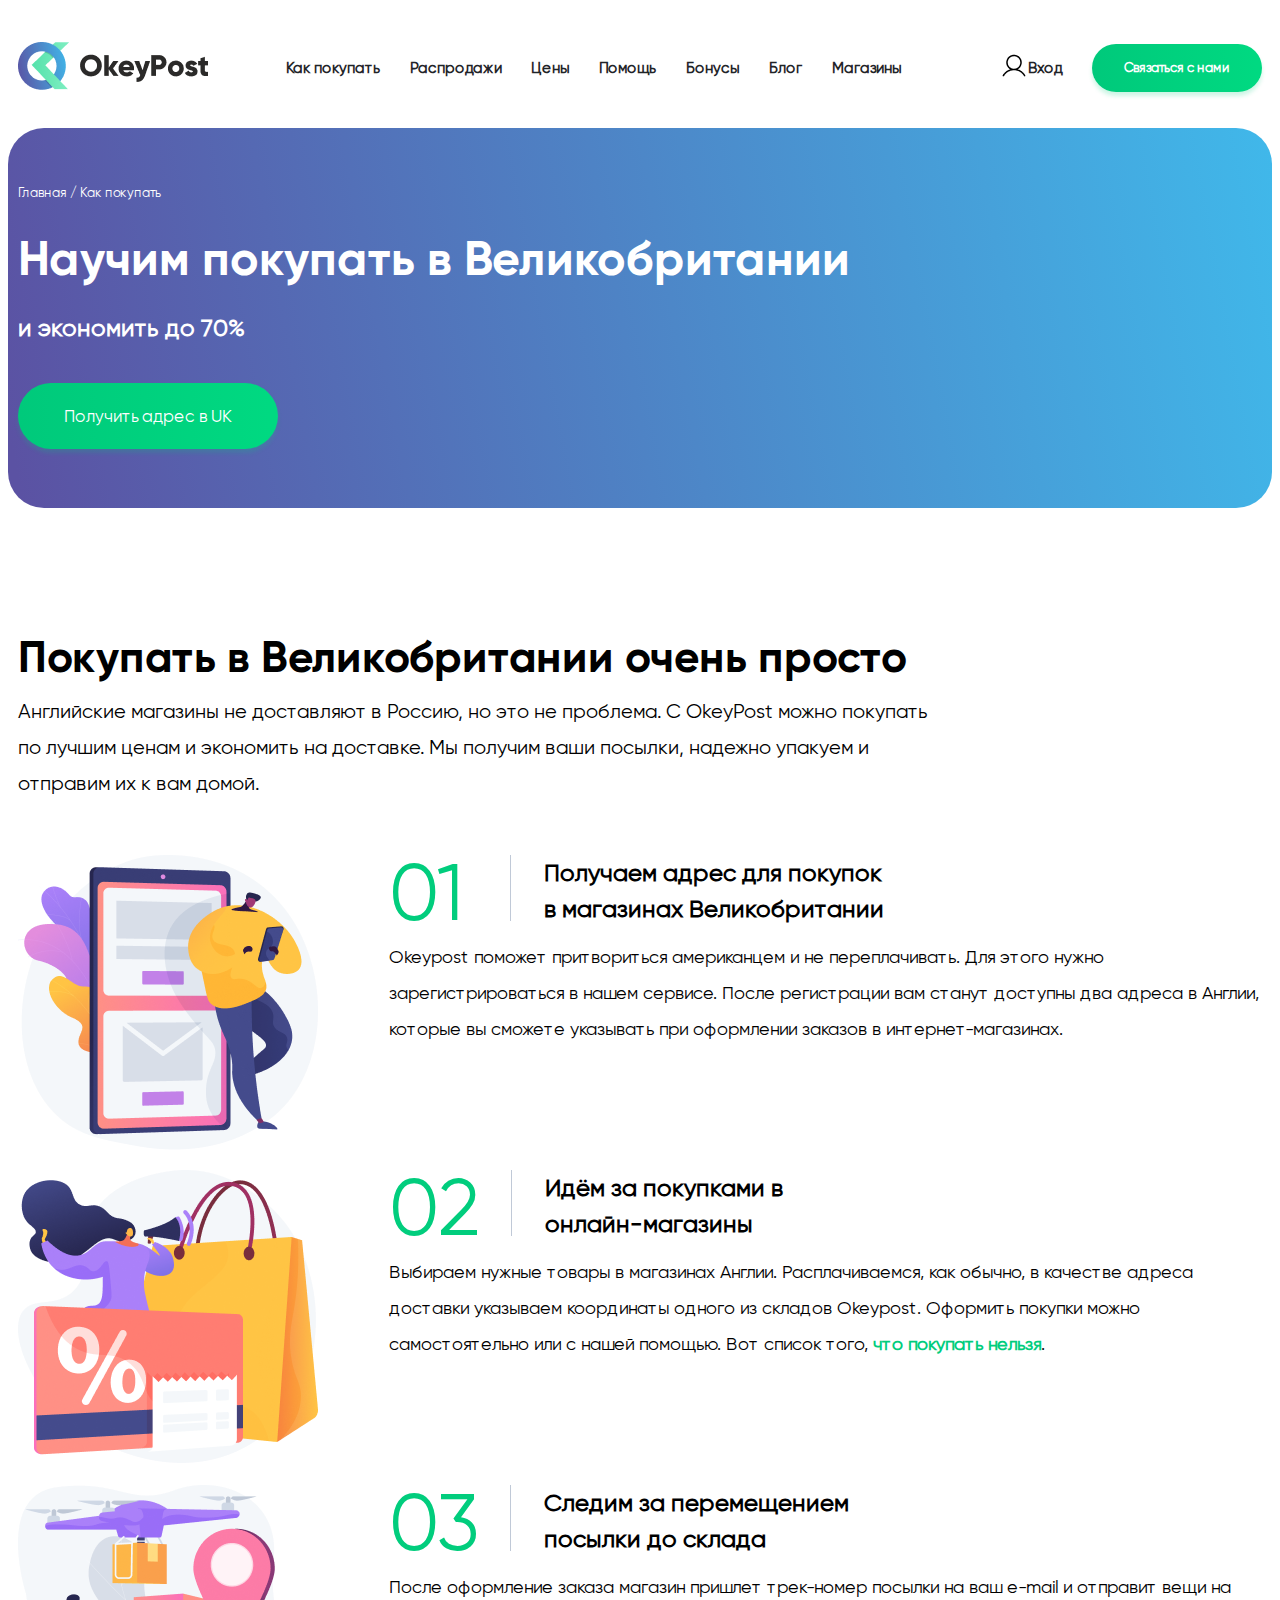
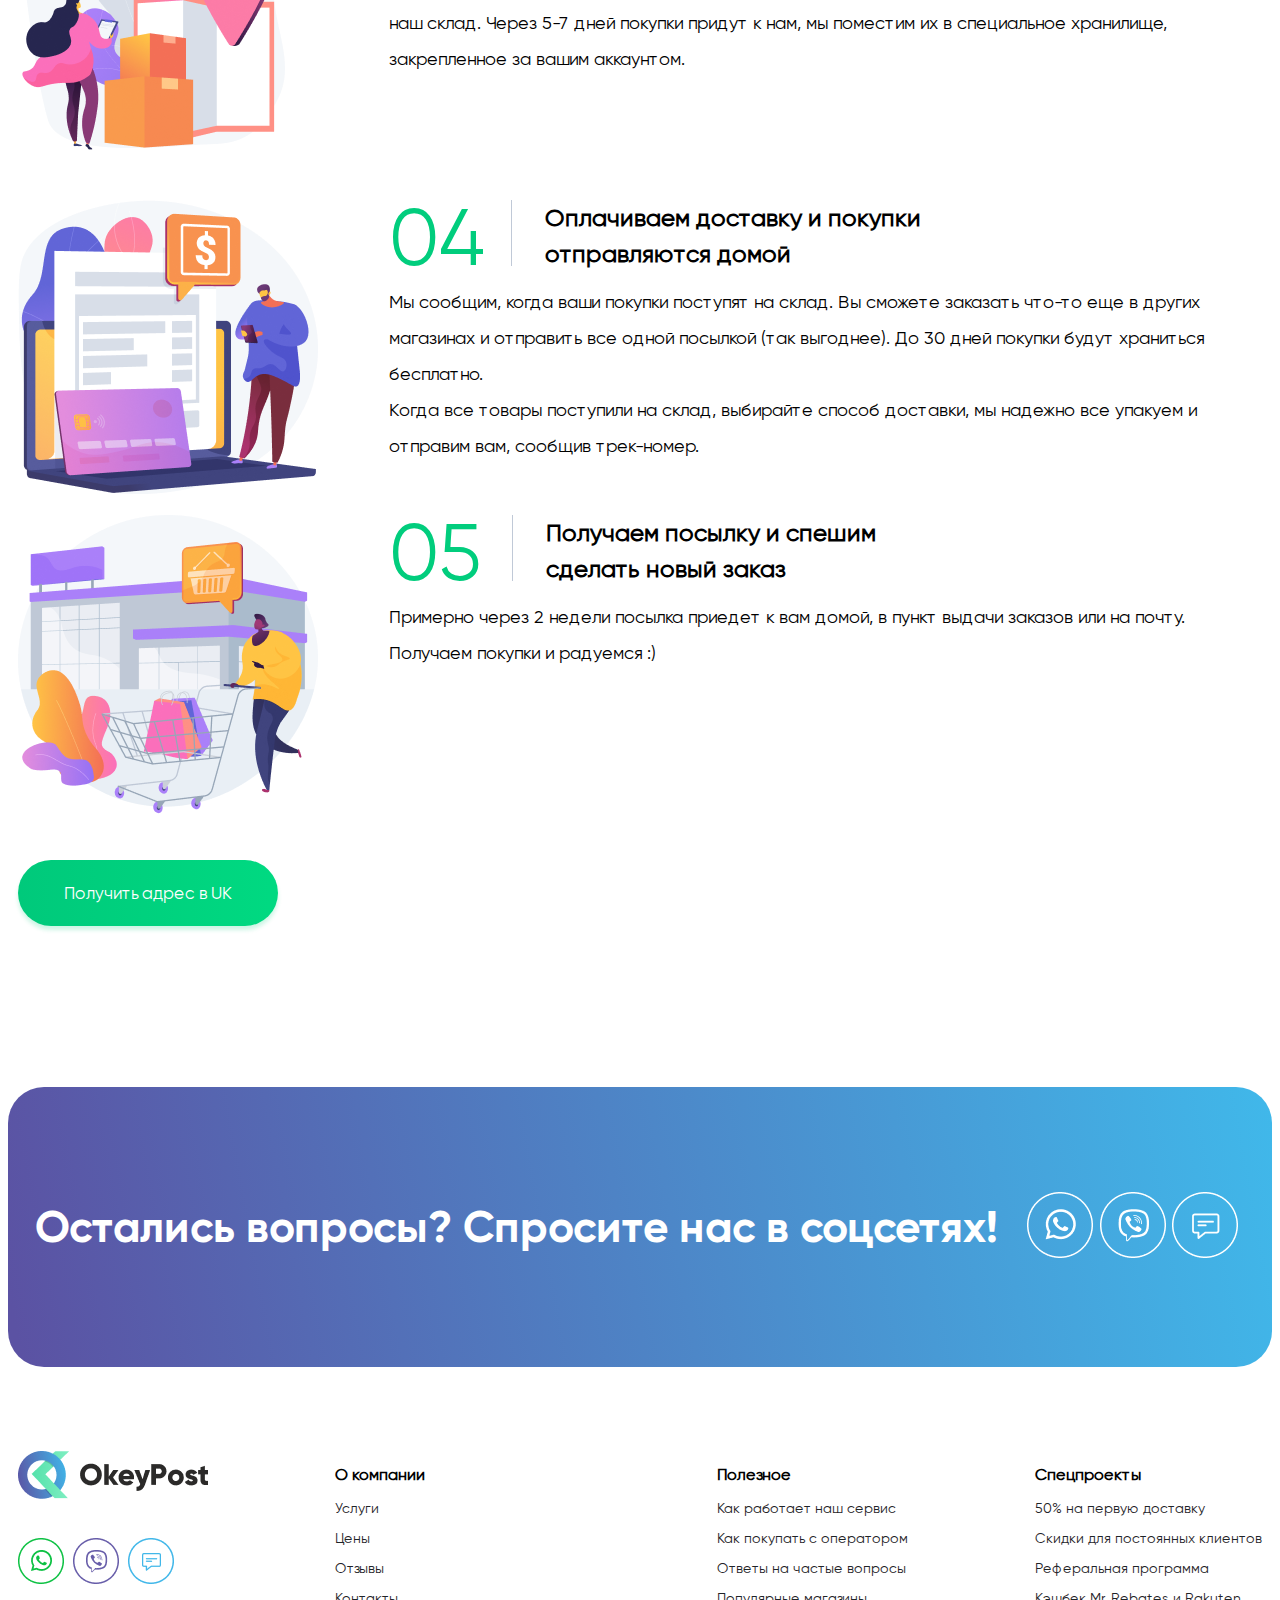
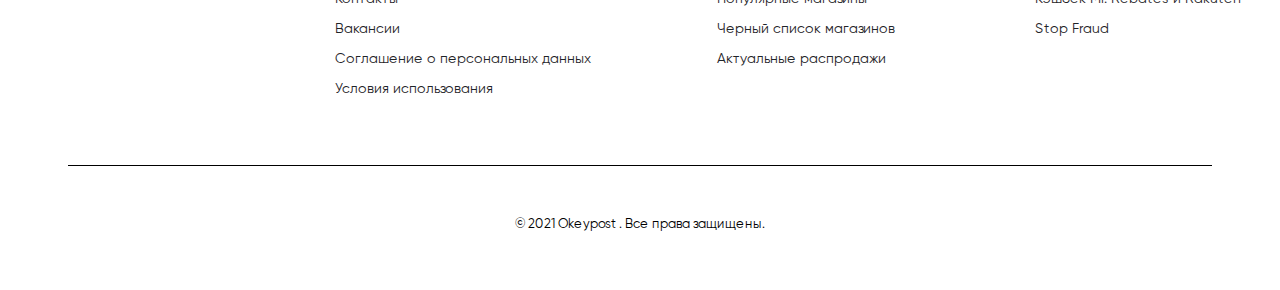
<file: buy.html>
<!DOCTYPE html>
<html lang="en">
<head>
    <meta charset="UTF-8">
    <meta http-equiv="X-UA-Compatible" content="IE=edge">
    <meta name="viewport" content="width=device-width, initial-scale=1.0">
    <link href="style02.css" rel="stylesheet" type="text/css" />
    <link rel="icon" href="pict02/icon.png" type="image/png">
    <title>02_Покупки</title>
</head>
<body>
<wrap>
    <header>
        <div><a href="index.html" title="На главную"><img src="pict01/OkeyPost.png"></a></div>
            <div class="spacer1"></div>
            <div class="menu" id="myTopnav">
                <a href="javascript:void(0);" class="icon" onclick="myFunction()">
                    <button>Меню</button>
                </a>
                <a href="buy.html" title="Как покупать"><p>Как покупать</p></a>
                <a href="sales.html" title="Распродажи"><p>Распродажи</p></a>
                <a href="###"><p>Цены</p></a>
                <a href="###"><p>Помощь</p></a>
                <a href="###"><p>Бонусы</p></a>
                <a href="###"><p>Блог</p></a>
                <a href="###"><p>Магазины</p></a>
            </div>
            <div class="spacer2"></div>
            <div class="enter-img">
                <a href="###"><img class="User" src="pict01/User.png"></a>
            </div>
            <div class="enter-link">
                <a href="###"><p>Вход</p></a>
            </div>
            <div class="spacer3"></div>
            <div class="connect">
                <button>Связаться с нами</button>
            </div>
    </header>
</wrap>

<holder>
    <wrap>
        <p class="navigation">Главная  /  Как покупать</p>
        <h1>Научим покупать в Великобритании</h1>
        <p class="description">и экономить до 70%</p>
        <a href="###"><button>Получить адрес в UK</button></a>
    </wrap>
</holder>


<wrap>
    <main>
        <div class="intro">
        <h2>Покупать в Великобритании очень просто</h2>
        <p>Английские магазины не доставляют в Россию, но это не проблема. 
            С OkeyPost можно покупать по лучшим ценам и экономить на доставке. 
            Мы получим ваши посылки, надежно упакуем и отправим их к вам домой.</p>
        </div>
        <div class="steps">
            <div class="picture1"><img src="pict02/step1.png"></div>
            <div class="step1">
                <div class="big-text"><p>01</p></div>
                <div class="step-name1"><p>Получаем адрес для покупок в магазинах Великобритании</p></div>
            </div>
            <div class="step1-text">
                <p>Okeypost поможет притвориться американцем и не переплачивать. 
                Для этого нужно зарегистрироваться в нашем сервисе. 
                После регистрации вам станут доступны два адреса в Англии, которые вы 
                сможете указывать при оформлении заказов в интернет-магазинах.</p>
            </div>
            <div class="picture2"><img src="pict02/step2.png"></div>
            <div class="step2">
                <div class="big-text"><p>02</p></div>
                <div class="step-name2"><p>Идём за покупками в онлайн-магазины</p></div>
            </div>
            <div class="step2-text">
                <p>Выбираем нужные товары в магазинах Англии. 
                Расплачиваемся, как обычно, в качестве адреса доставки указываем координаты одного из складов 
                Okeypost. Оформить покупки можно самостоятельно или с нашей помощью. 
                Вот список того, <a href="###" class="text-bold text-green">что покупать нельзя</a>.</p>
            </div>
            <div class="picture3"><img src="pict02/step3.png"></div>
            <div class="step3">
                <div class="big-text"><p>03</p></div>
                <div class="step-name3"><p>Следим за перемещением посылки до склада</p></div>
            </div>
            <div class="step3-text">
                <p>После оформление заказа магазин пришлет трек-номер посылки на ваш e-mail и отправит вещи на наш склад. 
                Через 5-7 дней покупки придут к нам, мы поместим их в специальное хранилище, закрепленное за вашим аккаунтом.</p>
            </div>
            <div class="picture4"><img src="pict02/step4.png"></div>
            <div class="step4">
                <div class="big-text"><p>04</p></div>
                <div class="step-name4"><p>Оплачиваем доставку и покупки отправляются домой</p></div>
            </div>
            <div class="step4-text">
                <p>Мы сообщим, когда ваши покупки поступят на склад. Вы сможете заказать что-то еще в других 
                    магазинах и отправить все одной посылкой (так выгоднее). До 30 дней покупки будут храниться бесплатно.</p>
                    <p>Когда все товары поступили на склад, выбирайте способ доставки, мы надежно все упакуем и 
                    отправим вам, сообщив трек-номер.</p>
            </div>
            <div class="picture5"><img src="pict02/step5.png"></div>
            <div class="step5">
                <div class="big-text"><p>05</p></div>
                <div class="step-name5"><p>Получаем посылку и спешим сделать новый заказ</p></div>
            </div>
            <div class="step5-text">
                <p>Примерно через 2 недели посылка приедет к вам домой, в пункт выдачи заказов или на почту. 
                    Получаем покупки и радуемся :)</p>
            </div>
        </div>
        <a href="###"><button>Получить адрес в UK</button></a>
    </main>
</wrap>

<wrapper>
    <div class="questions">
        <h3>Остались вопросы? Спросите нас в соцсетях!</h3>
        <div class="links">
            <a href="###"><img src="pict03/watsap1.png"></a>
            <a href="###"><img src="pict03/viber1.png"></a>
            <a href="###"><img src="pict03/chat1.png"></a>
        </div>
    </div>
</wrapper>


<footer>
    <wrap>
        <div class="information">
            <div class="connect-links">
                <a href="index.html" title="На главную"><img src="pict01/OkeyPost.png"></a>
                <div class="footer-links">
                    <a href="###"><img src="pict01/watsapp.png"></a>
                    <a href="###"><img src="pict01/Viber.png"></a>
                    <a href="###"><img src="pict01/Chat.png"></a>
                </div>
            </div>
            <div class="info-column">
                <p>О компании</p>
                <a href="###">Услуги</a>
                <a href="###">Цены</a>
                <a href="###">Отзывы</a>
                <a href="###">Контакты</a>
                <a href="###">Вакансии</a>
                <a href="###">Соглашение о персональных данных</a>
                <a href="###">Условия использования</a>
            </div>
            <div class="info-column">
                <p>Полезное</p>
                <a href="###">Как работает наш сервис</a>
                <a href="###">Как покупать с оператором</a>
                <a href="###">Ответы на частые вопросы</a>
                <a href="###">Популярные магазины</a>
                <a href="###">Черный список магазинов</a>
                <a href="###">Актуальные распродажи</a>
            </div>
            <div class="info-column">
                <p>Спецпроекты</p>
                <a href="###">50% на первую доставку</a>
                <a href="###">Скидки для постоянных клиентов</a>
                <a href="###">Реферальная программа</a>
                <a href="###">Кэшбек Mr. Rebates и Rakuten</a>
                <a href="###">Stop Fraud</a>
            </div>
        </div>
    </wrap>
    <div class="rights"><p>&copy; 2021 Okeypost . Все права защищены.</p></div>
</footer>
<script src="script.js"></script>
</body>
</html>
</file>
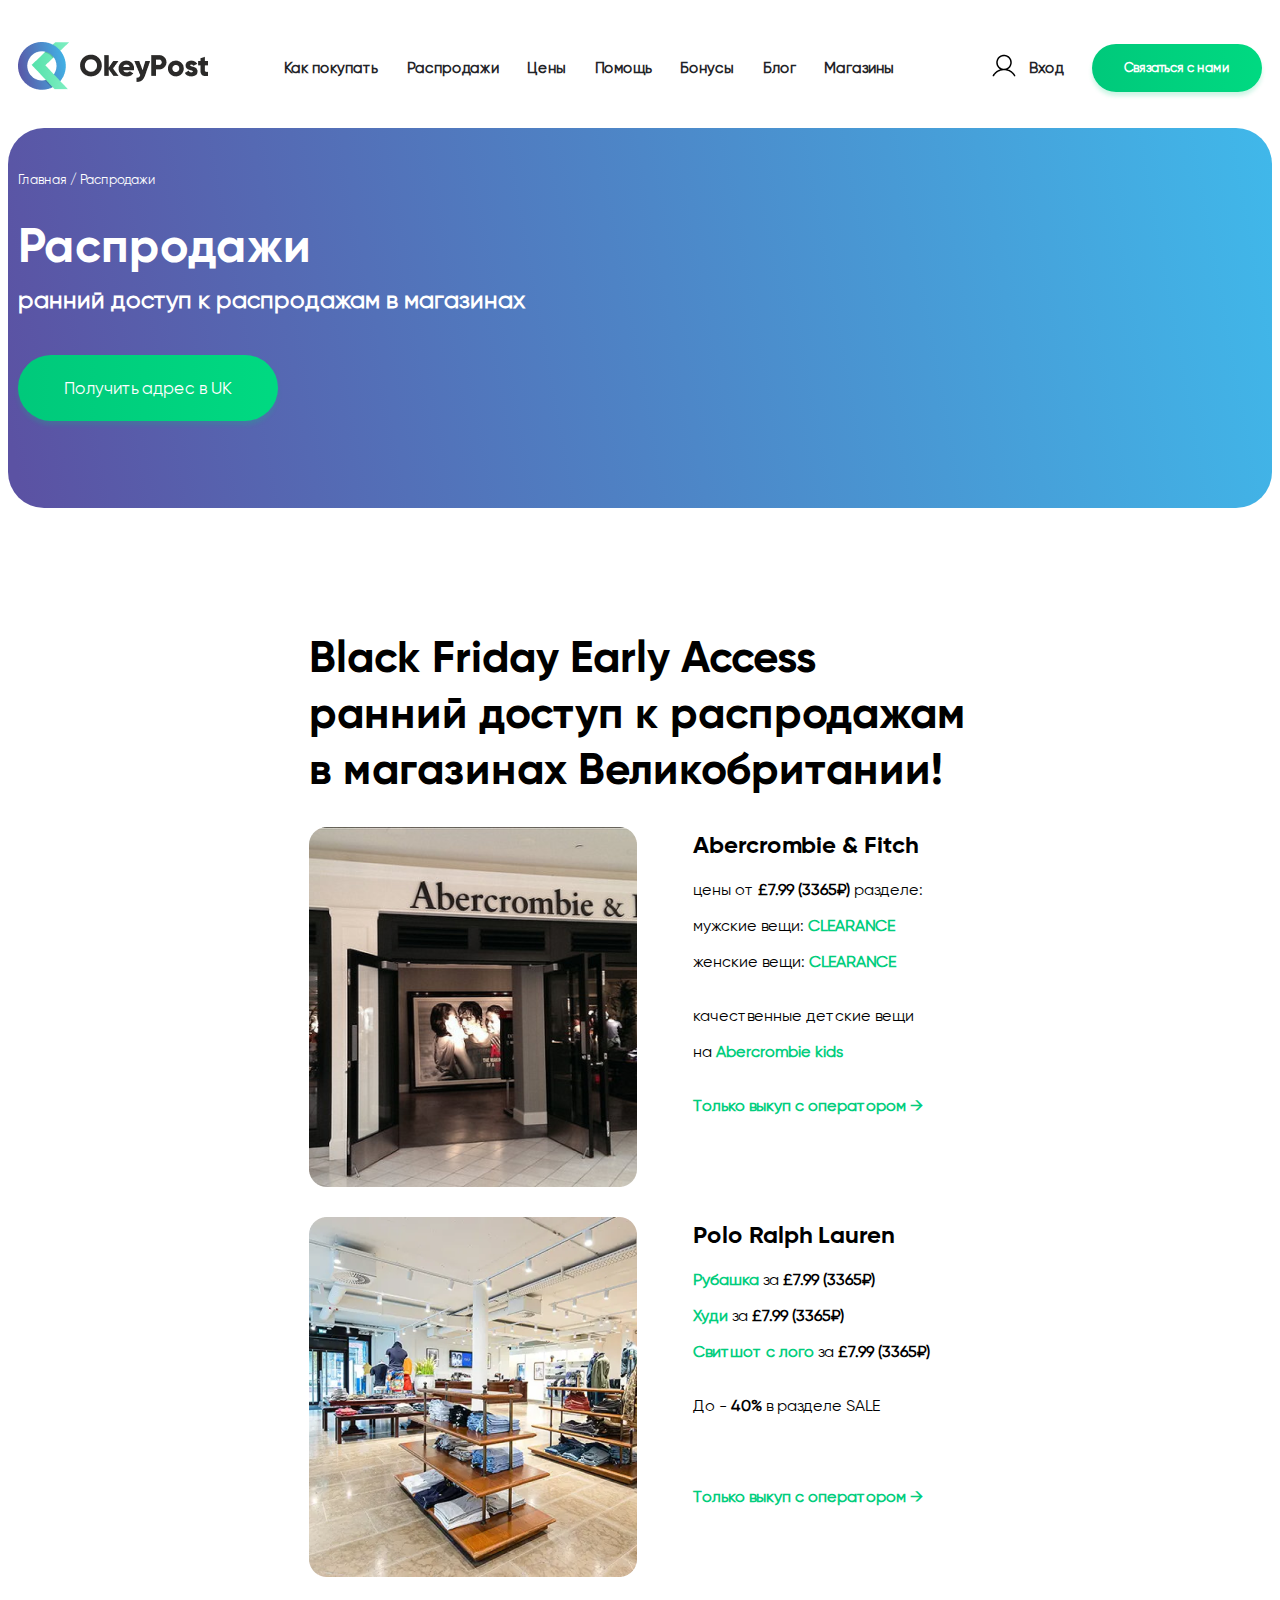
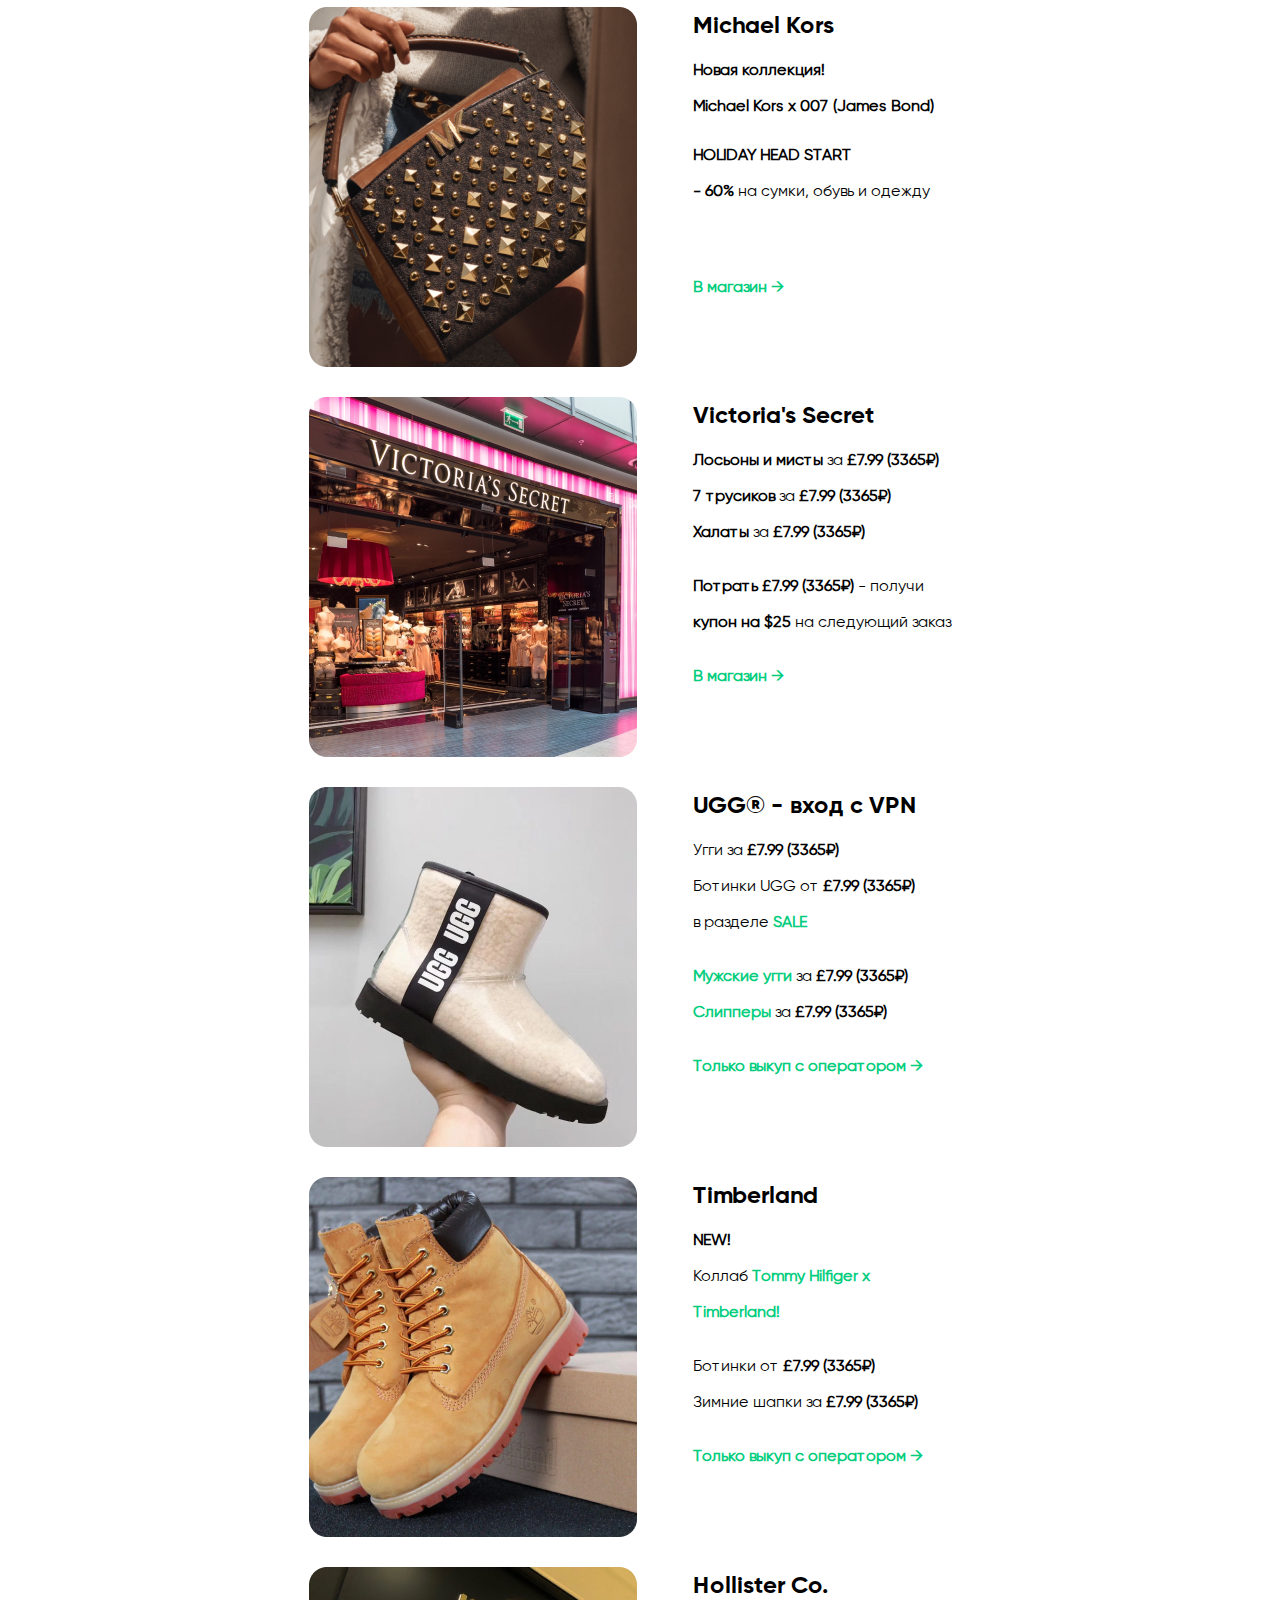
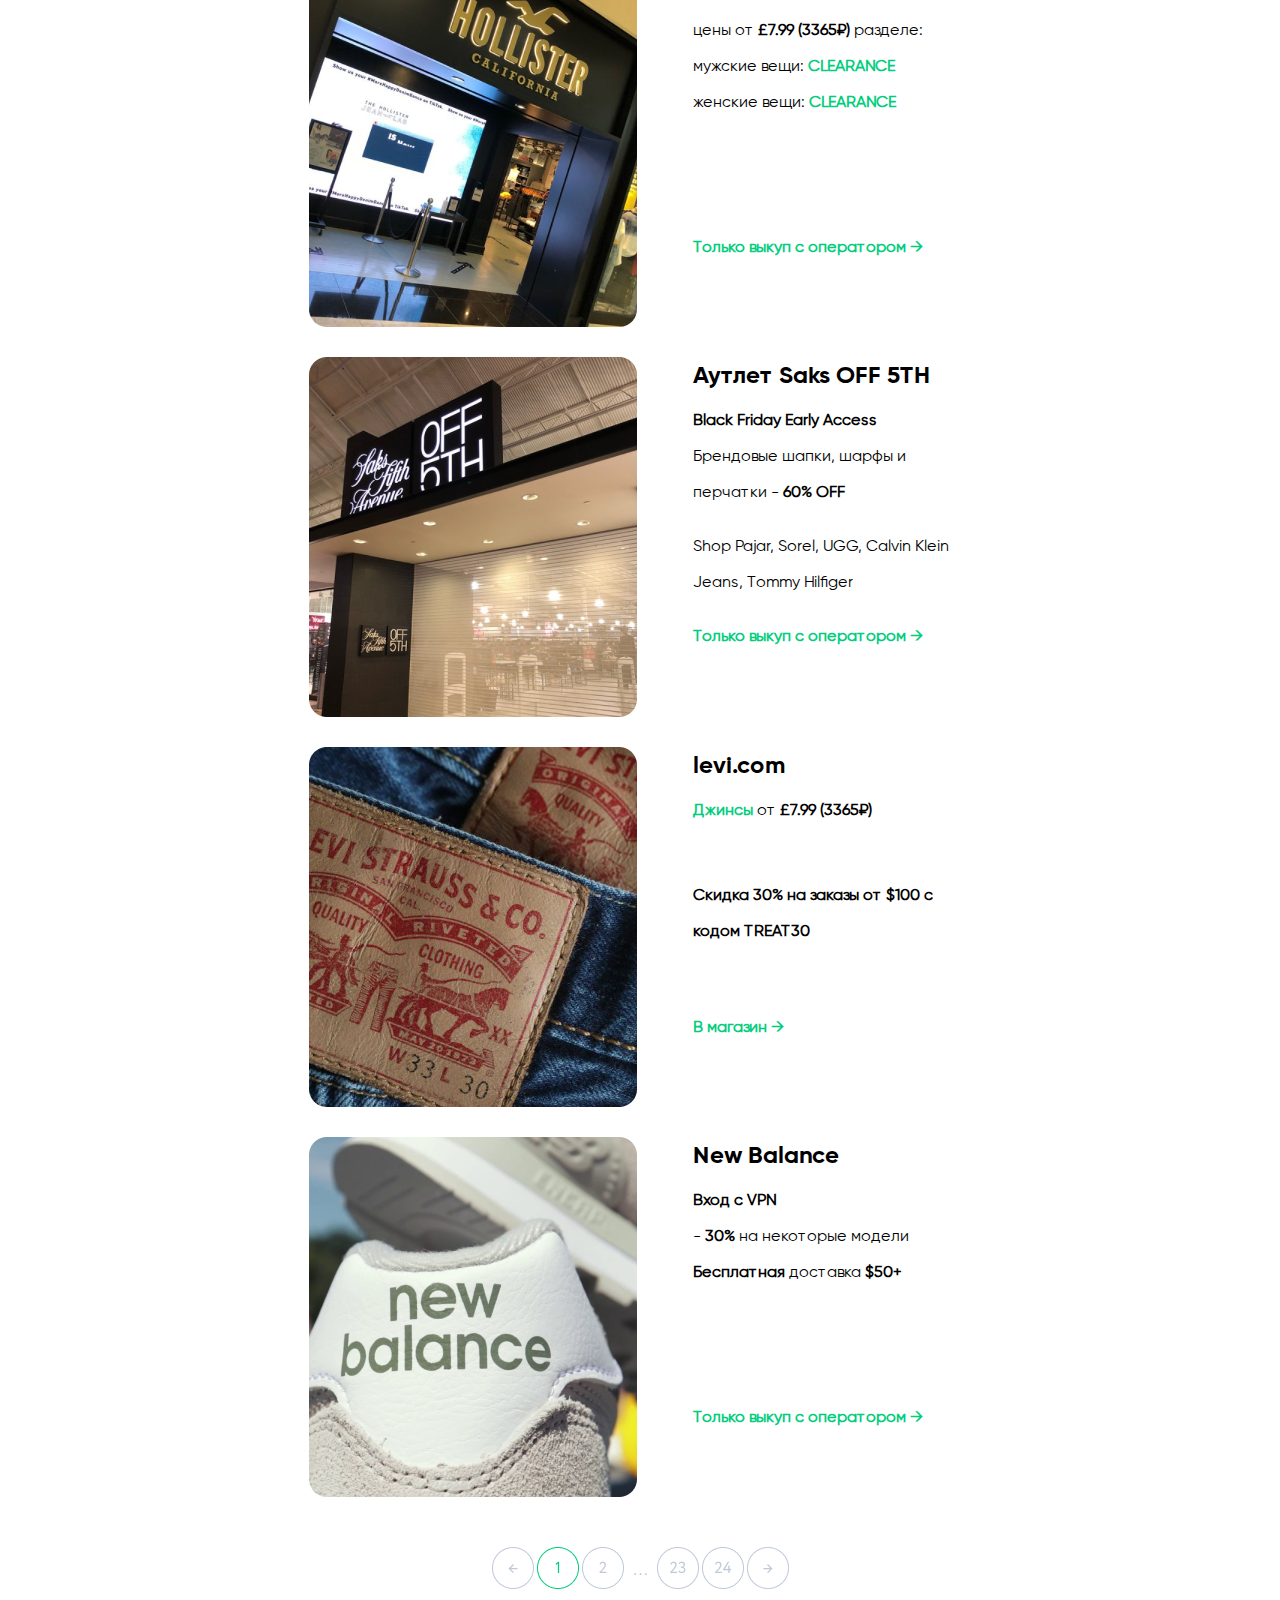
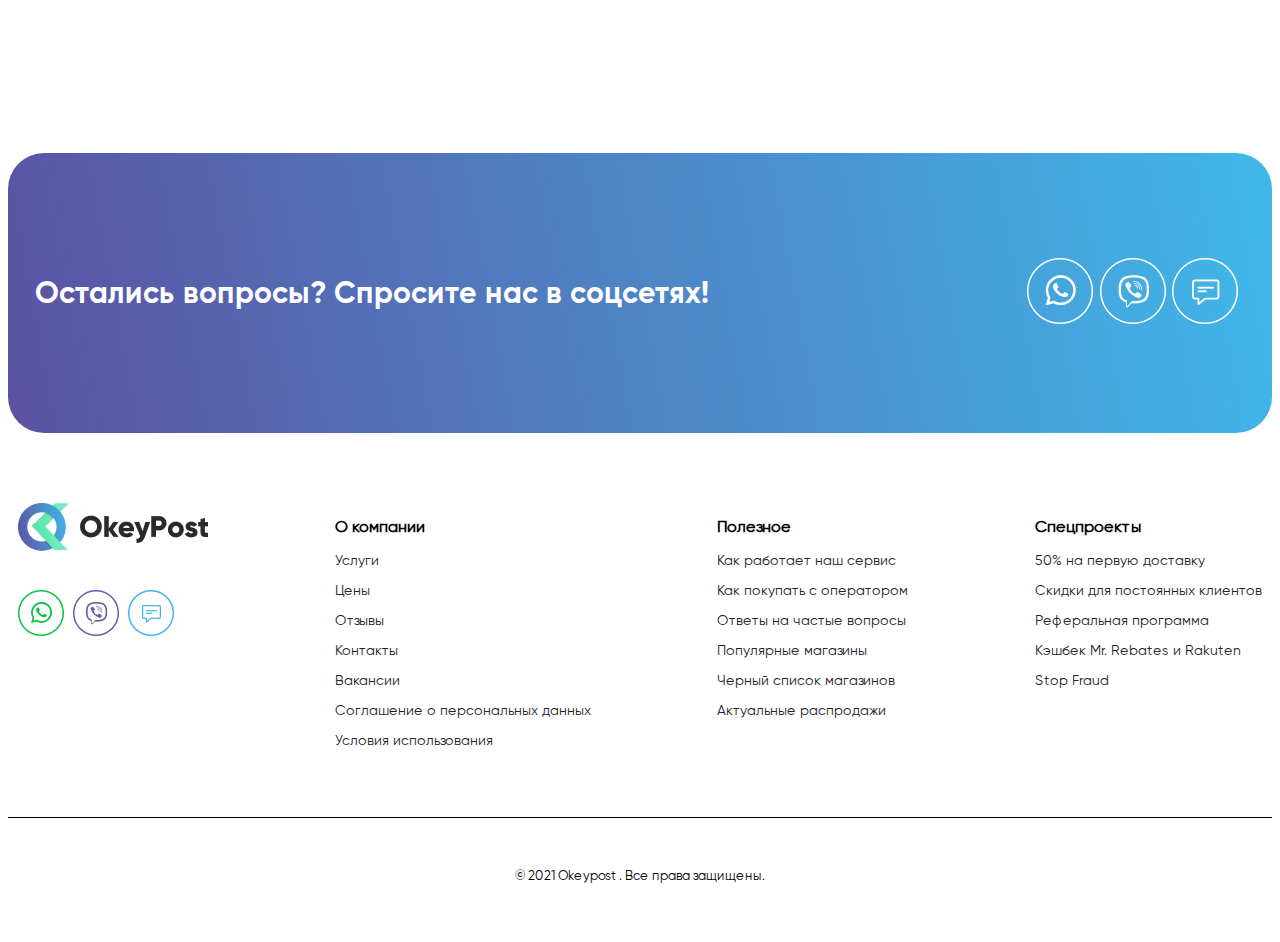
<file: sales.html>
<!DOCTYPE html>
<html lang="en">
<head>
    <meta charset="UTF-8">
    <meta http-equiv="X-UA-Compatible" content="IE=edge">
    <meta name="viewport" content="width=device-width, initial-scale=1.0">
    <link href="style03.css" rel="stylesheet" type="text/css" />
    <link rel="icon" href="pict03/icon.png" type="image/png">
    <title>03_Распродажи</title>
</head>
<body>
 
    <wrap>
    <header>
        <div class="img-link"><a href="index.html" title="На главную"><img src="pict01/OkeyPost.png"></a></div>
        <div class="spacer1"></div>
        <div class="menu" id="myTopnav">
            <a href="javascript:void(0);" class="icon" onclick="myFunction()">
                <button>Меню</button>
            </a>
            <a href="buy.html" title="Как покупать"><p>Как покупать</p></a>
            <a href="sales.html" title="Распродажи"><p>Распродажи</p></a>
            <a href="###"><p>Цены</p></a>
            <a href="###"><p>Помощь</p></a>
            <a href="###"><p>Бонусы</p></a>
            <a href="###"><p>Блог</p></a>
            <a href="###"><p>Магазины</p></a>
        </div>
        <div class="spacer2"></div>
        <div class="enter-img">
            <a href="###"><img class="User" src="pict01/User.png"></a>
        </div>
         <div class="enter-link">
            <a href="###"><p>Вход</p></a>
        </div>
        <div class="spacer3"></div>
        <div>
            <button>Связаться с нами</button>
        </div>
    </header>
</wrap>

    <holder>
        <wrap>
        <p class="navigation">Главная  /  Распродажи</p>
        <h1>Распродажи</h1>
        <p class="description">ранний доступ к распродажам в магазинах</p>
        <a href="###"><button>Получить адрес в UK</button></a>
        </wrap>
    </holder>

<wrap>
    <main class="main">
        <h2 class="headline">Black Friday Early Access ранний доступ к распродажам в магазинах Великобритании!</h2>
        <div class="Abercrombie">
            <img src="pict03/Abercrombie.png">
        </div>
    <goods class="text-Abercrombie">
        <h4>Abercrombie &amp; Fitch</h4>
        <p class="line">цены от <span class="text-bold">&pound;7.99 (3365₽)</span> разделе:
мужские вещи: <span class="text-green text-bold">CLEARANCE</span> 
женские вещи: <span class="text-green text-bold">CLEARANCE</span></p>
        <p class="line">качественные детские вещи 
на <span class="text-green text-bold">Abercrombie kids</span> </p>
        <p class="text-green text-bold"><a href="###">Только выкуп с оператором &rarr;</a></p>
    </goods>

    <div class="Polo"><img src="pict03/polo.png"></div>
    <goods class="text-Polo">
        <h4>Polo Ralph Lauren</h4>
        <p  class="line"><span class="text-green text-bold">Рубашка</span> за <span class="text-bold">&pound;7.99 (3365₽)</span>
<span class="text-green text-bold">Худи</span> за <span class="text-bold">&pound;7.99 (3365₽)</span>
<span class="text-green text-bold">Свитшот с лого</span> за <span class="text-bold">&pound;7.99 (3365₽)</span></p>
        <p>До - <span class="text-bold">40%</span> в разделе SALE</p>
        <p class="text-green text-bold"><a href="###">Только выкуп с оператором &rarr;</a></p>
    </goods>

    <div class="Kors"><img src="pict03/Kors.png"></div>
    <goods class="text-Kors">
        <h4>Michael Kors</h4>
        <p class="line text-bold">Новая коллекция!
Michael Kors x 007 (James Bond)</p>
        <p class="line"><span class="text-bold">HOLIDAY HEAD START
- 60%</span> на сумки, обувь и одежду</p>
        <p class="text-green text-bold"><a href="###">В магазин &rarr;</a></p>
    </goods>  

    <div class="Victoria"><img src="pict03/secret.png"></div>
    <goods class="text-Victoria">
        <h4>Victoria's Secret</h4>
    <p class="line"><span class="text-bold">Лосьоны и мисты</span> за <span class="text-bold">&pound;7.99 (3365₽)</span>
<span class="text-bold">7 трусиков</span> за <span class="text-bold">&pound;7.99 (3365₽)</span>
<span class="text-bold">Халаты</span> за <span class="text-bold">&pound;7.99 (3365₽)</span></p>
    <p class="line"><span class="text-bold">Потрать &pound;7.99 (3365₽)</span> - получи 
<span class="text-bold">купон на $25</span> на следующий заказ</p>
    <p class="text-green text-bold"><a href="###">В магазин &rarr;</a></p>
    </goods>  

    <div class="UGG"><img src="pict03/ugg.png"></div>
    <goods class="text-UGG">
        <h4>UGG&reg; - вход с VPN</h4>
        <p class="line">Угги за <span class="text-bold">&pound;7.99 (3365₽)</span>
Ботинки UGG от <span class="text-bold">&pound;7.99 (3365₽)</span>
в разделе <span class="text-green text-bold">SALE</span></p>
        <p><span class="text-bold text-green">Мужские угги</span> за <span class="text-bold">&pound;7.99 (3365₽)</span>
<span class="text-bold text-green">Слипперы</span> за <span class="text-bold">&pound;7.99 (3365₽)</span></p>
        <p class="text-green text-bold"><a href="###">Только выкуп с оператором &rarr;</a></p>
    </goods>  

    <div class="Timberland"><img src="pict03/timberland.png"></div>
    <goods class="text-Timberland">
        <h4>Timberland</h4>
        <p class="line"><span class="text-bold">NEW!</span>
Коллаб <span class="text-green text-bold">Tommy Hilfiger x 
Timberland!</span></p>
        <p class="line">Ботинки от <span class="text-bold">&pound;7.99 (3365₽)</span>
Зимние шапки за <span class="text-bold">&pound;7.99 (3365₽)</span></p>
        <p class="text-green text-bold"><a href="###">Только выкуп с оператором &rarr;</a></p>
    </goods>

    <div class="Hollister"><img src="pict03/hollister.png"></div>
    <goods class="text-Hollister">
        <h4>Hollister Co.</h4>
        <p class="line">цены от <span class="text-bold">&pound;7.99 (3365₽)</span> разделе:
мужские вещи: <span class="text-green text-bold">CLEARANCE</span> 
женские вещи: <span class="text-green text-bold">CLEARANCE</span></p>
        <p class="text-green text-bold"><a href="###">Только выкуп с оператором &rarr;</a></p>        
    </goods>

    <div class="Saks"><img src="pict03/saks.png"></div>
    <goods class="text-Saks">
        <h4>Аутлет Saks OFF 5TH</h4>
        <p class="line"><span class="text-bold">Black Friday Early Access</span>
Брендовые шапки, шарфы и 
перчатки - <span class="text-bold">60% OFF</span></p>
        <p class="line">Shop Pajar, Sorel, UGG, Calvin Klein 
Jeans, Tommy Hilfiger</p>
        <p class="text-green text-bold"><a href="###">Только выкуп с оператором &rarr;</a></p>         
    </goods>

    <div class="levi"><img src="pict03/levi.png"></div>
    <goods class="text-levi">
        <h4>levi.com</h4>
        <p><span class="text-green text-bold">Джинсы</span> от <span class="text-bold">&pound;7.99 (3365₽)</span></p>
        <p class="text-bold">Скидка 30% на заказы от $100 с кодом TREAT30</p>
        <p class="text-green text-bold"><a href="###">В магазин &rarr;</a></p>
    </goods>

    <div class="Balance"><img src="pict03/newbalance.png"></div>
    <goods class="text-Balance">
        <h4>New Balance</h4>
        <p class="line"><span class="text-bold">Вход с VPN</span>
- <span class="text-bold">30%</span> на некоторые модели
<span class="text-bold">Бесплатная</span> доставка <span class="text-bold">$50+</span></p>
        <p class="text-green text-bold"><a href="###">Только выкуп с оператором &rarr;</a> </p>        
    </goods>
    </main>
</wrap>
    
<div class="slide"><img src="pict03/sl.png" ></div>
    
<wrapper>
    <div class="questions">    
        <h3>Остались вопросы? Спросите нас в соцсетях!</h3>
        <div class="links">
            <a href="###"><img src="pict03/watsap1.png"></a>
            <a href="###"><img src="pict03/viber1.png"></a>
            <a href="###"><img src="pict03/chat1.png"></a>
        </div>
    </div>
</wrapper>


<footer>
    <wrap>
        <div class="information">
            <div class="connect-links">
                <a href="index.html" title="На главную"><img src="pict01/OkeyPost.png"></a>
                <div class="footer-links">
                    <a href="###"><img src="pict01/watsapp.png"></a>
                    <a href="###"><img src="pict01/Viber.png"></a>
                    <a href="###"><img src="pict01/Chat.png"></a>
                </div>
            </div>
            <div class="info-column">
                <p>О компании</p>
                <a href="###">Услуги</a>
                <a href="###">Цены</a>
                <a href="###">Отзывы</a>
                <a href="###">Контакты</a>
                <a href="###">Вакансии</a>
                <a href="###">Соглашение о персональных данных</a>
                <a href="###">Условия использования</a>
            </div>
            <div class="info-column">
                <p>Полезное</p>
                <a href="###">Как работает наш сервис</a>
                <a href="###">Как покупать с оператором</a>
                <a href="###">Ответы на частые вопросы</a>
                <a href="###">Популярные магазины</a>
                <a href="###">Черный список магазинов</a>
                <a href="###">Актуальные распродажи</a>
            </div>
            <div class="info-column">
                <p>Спецпроекты</p>
                <a href="###">50% на первую доставку</a>
                <a href="###">Скидки для постоянных клиентов</a>
                <a href="###">Реферальная программа</a>
                <a href="###">Кэшбек Mr. Rebates и Rakuten</a>
                <a href="###">Stop Fraud</a>
            </div>
        </div>
    </wrap>
    <div class="rights"><p>&copy; 2021 Okeypost . Все права защищены.</p></div>
</footer>
<script src="script.js"></script>
</body>
</html>
</file>
<file: style02.css>
@font-face {
    font-family: gilroy-regular; 
    src: url(gilroy-regular.ttf);
}
@font-face  {  
    font-family: gilroy-bold; 
    src: url(gilroy-bold.ttf);
}

h1, h3, h2, h4 {
    font-family: 'gilroy-bold', sans-serif;
    font-style: normal;
}

p {
    font-family: 'gilroy-regular', sans-serif;
    font-style: normal;
}

button:hover {
    cursor: pointer;
    box-shadow: 0px 4px 4px rgba(9, 96, 246, 0.7) !important;
}

a:hover {
    text-decoration: underline !important;
}

wrap {
    display: block;
    box-sizing: border-box;
    margin: 0 auto;
    max-width: 1400px;
    padding: 0 10px;
  }

header {
    display: flex;
    flex-flow: row nowrap;
    justify-content: space-around;
    align-items: center;
    min-height: 120px;
    max-width: 1920px;
}

header .icon {
    display: none;
}

.spacer1 {
    flex: 0 1 111px;
}
.spacer2 {
    flex: 0 1 140px;
}
.spacer3 {
    flex: 0 1 42px;
}


.menu {
    display: flex;
    flex-flow: row nowrap;
    justify-content: space-between;
    align-items: center;
    flex: 0 0.4 698px;
    min-height: 16px;
}

div.enter img {
    margin-right: 11px;
}

header button {
    width: 170px;
    height: 48px;
    background: linear-gradient(90deg, #00C97B 0%, #00D981 96.96%);
    box-shadow: 0px 4px 4px rgba(1, 203, 124, 0.2);
    border-radius: 36px;
    font-weight: 700;
    font-size: 13px;
    line-height: 18px;
    text-align: center;
    color: #FFFFFF;
    border: none;
}

header a {
    text-decoration: none;
}

header p {
    font-weight: 600;
    font-size: 15px;
    line-height: 16px;
    color: #1F2428;
    margin: 0;
}

holder {
    display: block;
    margin: 0 auto 121px auto;
    min-height: 335px;
    max-width: 1800px;
    background: linear-gradient(79.63deg, #5B52A3 1.08%, #40B8EA 100%);
    border-radius: 36px;
    padding-top: 45px;
}

.navigation {
    font-weight: 300;
    font-size: 13px;
    line-height: 14px;
    color: #FFFFFF;
    margin-bottom: 29px;
}
  
.description {
    font-weight: 700;
    font-size: 24px;
    line-height: 30px;
    color: #FFFFFF;
    margin-bottom: 40px;
}

h1 {
    font-weight: 800;
    font-size: 48px;
    line-height: 60px;
    color: #FFFFFF;
    margin: 0 0 9px 0;
}

button {
    width: 260px;
    height: 66px;
    background: linear-gradient(90deg, #00C97B 0%, #00D981 96.96%);
    box-shadow: 0px 4px 4px rgba(1, 203, 124, 0.2);
    border-radius: 36px;
    font-size: 17px;
    line-height: 18px;
    text-align: center;
    color: #FFFFFF;
    font-family: 'gilroy-regular', sans-serif;
    font-style: normal;
    border: none;
}

main {
    margin-bottom: 161px;
}

.intro {
    max-width: 922px;
    margin: 0 0 53px 0;
}

h2 {
    margin: 0 auto 9px 0;
    font-weight: 800;
    font-size: 44px;
    line-height: 56px;
}

div.intro p {
    font-weight: 300;
    font-size: 20px;
    line-height: 36px;
    margin: 0;
}

.steps {
    display: grid;
    grid-template: 
    "picture1     step1"  72px
    "picture1     step1-text"  1fr
    "picture2     step2"  72px
    "picture2     step2-text"  1fr
    "picture3     step3"  72px
    "picture3     step3-text"  1fr
    "picture4     step4"  72px
    "picture4     step4-text"  1fr
    "picture5     step5"  72px
    "picture5     step5-text"  1fr
 /  300px     1fr;
  grid-column-gap: 71px;
  grid-row-gap: 12px;
  max-width: 1400px;
  margin-bottom: 42px;
  margin-left: auto;
  margin-right: auto;
}

.picture1 {
    grid-area: picture1
}

.picture2 {
    grid-area: picture2
}

.picture3 {
    grid-area: picture3
}

.picture4 {
    grid-area: picture4
}
.picture5 {
    grid-area: picture5
}

.step1 {
    grid-area: step1;
    display: flex;
    flex-flow: row nowrap;
}

.step1-text {
    grid-area: step1-text
}

.step2 {
    grid-area: step2;
    display: flex;
    flex-flow: row nowrap;
}

.step2-text {
    grid-area: step2-text
}

.step3 {
    grid-area: step3;
    display: flex;
    flex-flow: row nowrap;
}

.step3-text {
    grid-area: step3-text;
    max-width: 949px;
}

.step4 {
    grid-area: step4;
    display: flex;
    flex-flow: row nowrap;
}

.step4-text {
    grid-area: step4-text
}

.step5 {
    grid-area: step5;
    display: flex;
    flex-flow: row nowrap;
}

.step5-text {
    grid-area: step5-text;
    max-width: 839px;
}

div.steps p {
    font-weight: 300;
    font-size: 18px;
    line-height: 36px;
    margin: 0;
}

div.big-text p {
    font-weight: 400;
    font-size: 80px;
    line-height: 56px;
    color: #01CD7D;
    padding: 10px 31px 0 0;
    border-right: 1px solid #C0C9D7;
    margin-bottom: 17px;
}

div.step1 p {
    padding-right: 46px;
}

div.step4 p {
    padding-right: 26px;
}

div.step-name1 p {
    max-width: 351px;
    padding-left: 33px;
    font-weight: 700;
    font-size: 24px;
    line-height: 36px;
}

div.step-name2 p {
    max-width: 329px;
    padding-left: 33px;
    font-weight: 700;
    font-size: 24px;
    line-height: 36px;
}

div.step-name3 p {
    max-width: 329px;
    padding-left: 33px;
    font-weight: 700;
    font-size: 24px;
    line-height: 36px;
}

div.step-name4 p {
    max-width: 389px;
    padding-left: 33px;
    font-weight: 700;
    font-size: 24px;
    line-height: 36px;
}

div.step-name5 p {
    max-width: 389px;
    padding-left: 33px;
    font-weight: 700;
    font-size: 24px;
    line-height: 36px;
}

.text-green {
    color: #01CD7D;
}
  
.text-bold {
    font-weight: 700;
}

main a {
    text-decoration: none;
}

div.step2-text a {
    margin: 0;
}

wrapper {
    margin: 0 auto;
    display: block;
    max-width: 1800px;
}

.questions {
    display: flex;
    flex-flow: row nowrap;
    justify-content: space-evenly;
    align-items: center;
    margin: 0 0 14px 0;
    min-height: 280px;
    background: linear-gradient(79.63deg, #5B52A3 1.08%, #40B8EA 100%);
    border-radius: 36px;
    box-sizing: border-box;
    padding: 0 10px;
}

h3 {
    font-weight: 800;
    font-size: 44px;
    line-height: 56px;
    color: #FFFFFF;
    flex-basis: 968px;
  }
  
.links {
    flex-basis: 225px;
    display: flex;
    flex-flow: row nowrap;
      justify-content: space-evenly;
      align-items: center;
  }

  footer {
    display: block;
    min-height: 474px;
}

.information {
    display: flex;
    flex-flow: row nowrap;
    justify-content: space-between;
    box-sizing: border-box;
    padding-top: 70px;
    min-height: 384px;
}

.information p {
    font-weight: 700;
    font-size: 16px;
    line-height: 16px;
    margin-bottom: 15px;
}

.rights {
    font-weight: 300;
    font-size: 13px;
    margin: 0 60px;
    border-top: solid 1px black;
    min-height: 90px;
    justify-content: center;
    align-content: center;
    line-height: 90px;
    text-align: center;
}

.info-column a {
    font-family: 'gilroy-regular', sans-serif;
    font-style: normal;
    text-decoration: none;
    font-weight: 300;
    font-size: 14px;
    line-height: 20px;
    color: #1F2428;
    display: flex;
    flex-flow: column;
    margin-bottom: 10px;
}

.footer-links img {
    margin-top: 35px;
    margin-right: 5px;
}

@media (max-width: 1050.02px) {
.menu {
    display: flex;
    flex-flow: column wrap;
    align-items: center;
    flex: 0 0.5 230px;
}
      
header .icon {
    display: block;
}

div.menu a:not(:first-of-type) {
    display: none;
}

div.menu.responsive {position: relative};
  .menu.responsive a.icon {
    position: absolute;
    right: 0;
    top: 0;
  }

  div.menu.responsive a {
    float: none;
    display: block;
    text-align: left;
  }
      
.menu p {
    margin: 10px;
}
      
.info-column {
    margin-left: 10px;
}  

.steps {
    display: grid;
    grid-template: 
    "picture1"  
    "step1"
    "step1-text"  
    "picture2"    
    "step2"  
    "step2-text"  
    "picture3"     
    "step3"  
    "step3-text"  
    "picture4"     
    "step4"  
    "step4-text"  
    "picture5"     
    "step5" 
    "step5-text";
  grid-column-gap: 71px;
  grid-row-gap: 12px;
  text-align: center;
  max-width: 750px;
}

h2 {
    text-align: center;   
}

div.intro p {
    text-align: center;   
}

main {
    margin-bottom: 10px;
}
 
main button {
    display: block;
    margin: 0 auto;
}

}

@media (max-width: 750.02px) {

header {
  flex-flow: row wrap;
  justify-content: center;
  align-items: center;
  width: 230px;
  margin: 0 auto;
}

header div {
    margin-bottom: 10px;
}

div.enter-img {
    margin-left: 25px;
}

.spacer2 {
  display: none;
}

div.enter-link p{
  justify-content: center;
  text-align: center;
  align-items: center;
  margin: 0px;
}
    
div.enter-img a{
  margin-left: 25px;
}
    
.spacer2 {
  display: none;
}
    

holder {
    margin: 10px auto;
}

div.information {
    flex-flow: column;
    align-items: center;
    margin: 10px auto 0 auto;
    padding: 0;
    width: 250px;
}
  
div.info-column {
    width: 250px;
}

h2 {
    font-weight: 600;
    font-size: 32px;
    line-height: 36px; 
}

div.intro p {
    font-size: 18px;
    line-height: 36px;
}

div.big-text p {
    font-size: 60px;
    line-height: 60px;
    border-right: none;
}

.questions {
    display: flex;
    flex-flow: column nowrap;
    align-items: center;
    box-sizing: border-box;
    min-height: 280px;
}
  
.links {
    flex-basis: auto; 
}

h1 {
    font-weight: 800;
    font-size: 28px;
    line-height: 30px;
    margin: 0 0 9px 0;
}
  
h3 {
    font-weight: 600;
    font-size: 30px;
    line-height: 36px;
    flex-basis: auto;
}

div.step-name1 p {
    font-size: 20px;
}

div.step-name2 p {
    font-size: 20px;
}

div.step-name3 p {
    font-size: 20px;
}

div.step-name4 p {
    font-size: 20px;
}

div.step-name5 p {
    font-size: 20px;
}

div.steps p {
    padding: 0;
    margin: 0;
}

.rights {
    margin: 0 10px;
}
}
</file>
<file: style03.css>
@font-face {
    font-family: gilroy-regular; 
    src: url(gilroy-regular.ttf);
}
@font-face  {  
    font-family: gilroy-bold; 
    src: url(gilroy-bold.ttf);
}

wrap {
  display: block;
  box-sizing: border-box;
  margin: 0 auto;
  max-width: 1400px;
  padding: 0 10px;
}

button:hover {
  cursor: pointer;
  box-shadow: 0px 4px 4px rgba(9, 96, 246, 0.7) !important;
}

h1, h2, h3, h4 {
  font-family: 'gilroy-bold', sans-serif;
  font-style: normal;
}

p {
font-family: 'gilroy-regular', sans-serif;
font-style: normal;
}

a:hover {
  text-decoration: underline !important;
}

header {
  display: flex;
  flex-flow: row nowrap;
  justify-content: space-between;
  align-items: center;
  min-height: 120px;
  max-width: 1920px;
  margin: 0 auto;
}

.menu {
  display: flex;
  flex-flow: row nowrap;
  justify-content: space-between;
  align-items: center;
  flex: 0 0.4 698px;
  min-height: 16px;
}

header .icon {
  display: none;
}

.spacer1 {
  flex: 0 1 111px;
}
.spacer2 {
  flex: 0 1 140px;
}
.spacer3 {
  flex: 0 1 42px;
}


header p {
  font-weight: 600;
  font-size: 15px;
  line-height: 16px;
  color: #1F2428;
}

div.enter-img img {
  margin-right: 11px;
}

header button {
  width: 170px;
  height: 48px;
  background: linear-gradient(90deg, #00C97B 0%, #00D981 96.96%);
  box-shadow: 0px 4px 4px rgba(1, 203, 124, 0.2);
  border-radius: 36px;
  font-weight: 700;
  font-size: 13px;
  line-height: 18px;
  text-align: center;
  color: #FFFFFF;
  border: none;
}

header a {
  text-decoration: none;
}

holder {
  display: block;
  background: linear-gradient(79.63deg, #5B52A3 1.08%, #40B8EA 100%);
  border-radius: 36px;
  max-width: 1800px;
  margin: 0 auto 121px auto;
  min-height: 335px;
  padding-top: 45px;
}

.navigation {
  font-weight: 300;
  font-size: 13px;
  line-height: 14px;
  color: #FFFFFF;
  margin-bottom: 29px;
  margin-top: 0;
}

h1 {
  font-weight: 800;
  font-size: 48px;
  line-height: 60px;
  color: #FFFFFF;
  margin: 0 0 9px 0;
}

.description {
  font-weight: 700;
  font-size: 24px;
  line-height: 30px;
  color: #FFFFFF;
  margin-bottom: 40px;
  margin-top: 0;
}

button {
  width: 260px;
  height: 66px;
  background: linear-gradient(90deg, #00C97B 0%, #00D981 96.96%);
  box-shadow: 0px 4px 4px rgba(1, 203, 124, 0.2);
  border-radius: 36px;
  font-size: 17px;
  line-height: 18px;
  text-align: center;
  color: #FFFFFF;
  font-family: 'gilroy-regular', sans-serif;
  font-style: normal;
  border: none;
}

.main {
  display: grid;
grid-template: 
  "headline    headline         headline   ."               168px
  "Abercrombie text-Abercrombie Timberland text-Timberland" 360px
  "Polo        text-Polo        Hollister  text-Hollister"  360px
  "Kors        text-Kors        Saks       text-Saks"       360px
  "Victoria    text-Victoria    levi       text-levi"       360px
  "UGG         text-UGG         Balance    text-Balance"    360px
/  328px     301px   328px    301px;
grid-column-gap: 33px;
grid-row-gap: 30px;
max-width: 1400px;
margin-bottom: 50px;
margin-left: auto;
margin-right: auto;
}

.Abercrombie {
  grid-area: Abercrombie
}
.Polo {
  grid-area: Polo
}
.Kors {
  grid-area: Kors
}
.Victoria {
  grid-area: Victoria
}
.UGG {
  grid-area: UGG
}
.text-Abercrombie {
  grid-area: text-Abercrombie
}
.text-Polo {
  grid-area: text-Polo
}
.text-Kors {
  grid-area: text-Kors
}
.text-Victoria {
  grid-area: text-Victoria
}
.text-UGG {
  grid-area: text-UGG
}
.Timberland {
  grid-area: Timberland
}
.Hollister {
  grid-area: Hollister
}
.Saks {
  grid-area: Saks
}
.levi {
  grid-area: levi
}
.Balance {
  grid-area: Balance
}
.text-Timberland {
  grid-area: text-Timberland
}
.text-Hollister {
  grid-area: text-Hollister
}
.text-Saks {
  grid-area: text-Saks
}
.text-levi {
  grid-area: text-levi
}
.text-Balance {
  grid-area: text-Balance
}

.headline {
  grid-area: headline;
  font-size: 44px;
  line-height: 56px;
  margin: 0;
  max-width: 864px;
}

h4 {
  font-size: 24px;
  line-height: 36px;
  margin: 0 0 9px 0;
}

main p {
    line-height: 36px;
    margin: 0 0 18px 0;
}

.line {
  white-space: pre
}

.text-green {
  color: #01CD7D;
}

.text-bold {
  font-weight: 700;
}

main.main a {
  text-decoration: none;
  color: #01CD7D;
}

goods {
    margin-left: 23px;
}
goods.text-Polo p:last-of-type {
    margin-top: 55px;
}

goods.text-Kors p:first-of-type {
    margin-bottom: 13px;
}

goods.text-Kors p:last-of-type {
    margin-top: 60px;
}

goods.text-Hollister p:first-of-type {
  margin-bottom: 109px;
}

goods.text-levi p:first-of-type {
  margin-bottom: 49px;
}

goods.text-levi p:last-of-type {
  margin-top: 60px;
}

goods.text-Balance p:first-of-type {
  margin-bottom: 109px;
}

.slide {
  text-align: center;
  margin-bottom: 160px;
}

wrapper {
  margin: 0 auto;
  display: block;
  max-width: 1800px;
}

.questions {
    display: flex;
    flex-flow: row nowrap;
    justify-content: space-evenly;
    align-items: center;
    box-sizing: border-box;
    padding: 0 10px;
    min-height: 280px;
    background: linear-gradient(79.63deg, #5B52A3 1.08%, #40B8EA 100%);
    border-radius: 36px;
}

h3 {
  font-weight: 800;
  font-size: 44px;
  line-height: 56px;
  color: #FFFFFF;
  flex-basis: 968px;
}

.links {
  flex-basis: 225px;
  display: flex;
  flex-flow: row nowrap;
  justify-content: space-evenly;
  align-items: center;
}

footer {
  display: block;
  min-height: 474px;
}

.information {
  display: flex;
  flex-flow: row nowrap;
  justify-content: space-between;
  box-sizing: border-box;
  padding-top: 70px;
  min-height: 384px;
}

.information p {
  font-weight: 700;
  font-size: 16px;
  line-height: 16px;
  margin-bottom: 15px;
}

.rights {
  font-weight: 300;
  font-size: 13px;
  margin: 0 auto;
  border-top: solid 1px black;
  min-height: 90px;
  justify-content: center;
  align-content: center;
  line-height: 90px;
  text-align: center;
  max-width: 1800px;
}

.info-column a {
  font-family: 'gilroy-regular', sans-serif;
  font-style: normal;
  text-decoration: none;
  font-weight: 300;
  font-size: 14px;
  line-height: 20px;
  color: #1F2428;
  display: flex;
  flex-flow: column;
  margin-bottom: 10px;
}

.footer-links img {
  margin-top: 35px;
  margin-right: 5px;
}

@media (max-width: 1450.02px) {

.main {
  display: grid;
grid-template: 
  "headline    headline"         168px
  "Abercrombie text-Abercrombie" 360px
  "Polo        text-Polo"        360px
  "Kors        text-Kors"        360px
  "Victoria    text-Victoria"    360px
  "UGG         text-UGG"         360px
  "Timberland  text-Timberland"  360px
  "Hollister   text-Hollister"   360px
  "Saks        text-Saks"        360px
  "levi        text-levi"        360px
  "Balance     text-Balance"     360px

/  328px     301px;
grid-column-gap: 33px;
grid-row-gap: 30px;
margin-left: auto;
margin-right: auto;
justify-content: center;
overflow: hidden;
min-width: 670px; ;
}

.main img {
  width: 100%;
  height: 100%;
  object-fit: cover;
}

h1 {
  font-weight: 800;
  font-size: 48px;
  line-height: 60px;
  margin: 0 0 9px 0;
}

h3 {
  font-weight: 600;
  font-size: 30px;
  line-height: 36px;
  color: #FFFFFF;
  flex-basis: 968px;
}
}

@media (max-width: 1050.02px) {

.menu {
  display: flex;
  flex-flow: column wrap;
  align-items: center;
  flex: 0 0.5 230px;
}

header .icon {
  display: block;
}

div.menu a:not(:first-of-type) {
  display: none;
}

div.menu.responsive {position: relative};
.menu.responsive a.icon {
  position: absolute;
  right: 0;
  top: 0;
}

div.menu.responsive a {
  float: none;
  display: block;
  text-align: left;
}

.menu p {
  margin: 10px;
}

.info-column {
  margin-left: 10px;
}
}

@media (max-width: 750.02px) {

header {
  flex-flow: row wrap;
  justify-content: center;
  align-items: center;
  width: 230px;
  margin: 0 auto;
}

header div {
  margin-bottom: 10px;
}

div.enter-img {
  margin-left: 25px;
}

.spacer2 {
  display: none;
}

div.enter-link p{
  justify-content: center;
  text-align: center;
  align-items: center;
  margin: 0;
}

.main {
  display: grid;
grid-template: 
  "headline"         80px
  "Abercrombie"      360px
  "text-Abercrombie" 1fr
  "Polo"             360px
  "text-Polo"        1fr
  "Kors"             360px
  "text-Kors"        1fr
  "Victoria"         360px
  "text-Victoria"    1fr
  "UGG"              360px
  "text-UGG"         1fr
  "Timberland"       360px
  "text-Timberland"  1fr
  "Hollister"        360px
  "text-Hollister"   1fr
  "Saks"             360px
  "text-Saks"        1fr
  "levi"             360px
  "text-levi"        1fr
  "Balance"          360px
  "text-Balance"     1fr
/  328px;
grid-column-gap: 0;
grid-row-gap: 0;
margin-left: auto;
margin-right: auto;
justify-content: center;
overflow: hidden;
min-width: 330px; ;
}

.headline {
  grid-area: headline;
  font-size: 20px;
  line-height: 24px;
  margin: 0;
}

block-background {
  margin: 10px auto;
}

div.information {
  flex-flow: column;
  align-items: center;
  margin: 10px auto 0 auto;
  padding: 0;
  width: 250px;
}

div.info-column {
  width: 250px;
}

div.slide {
  margin-bottom: 20px;
}

.questions {
  display: flex;
  flex-flow: column nowrap;
  align-items: center;
  box-sizing: border-box;
  min-height: 280px;
}

h3 {
  flex-basis: auto;
}

.links {
  flex-basis: auto; 
}
}
</file>
